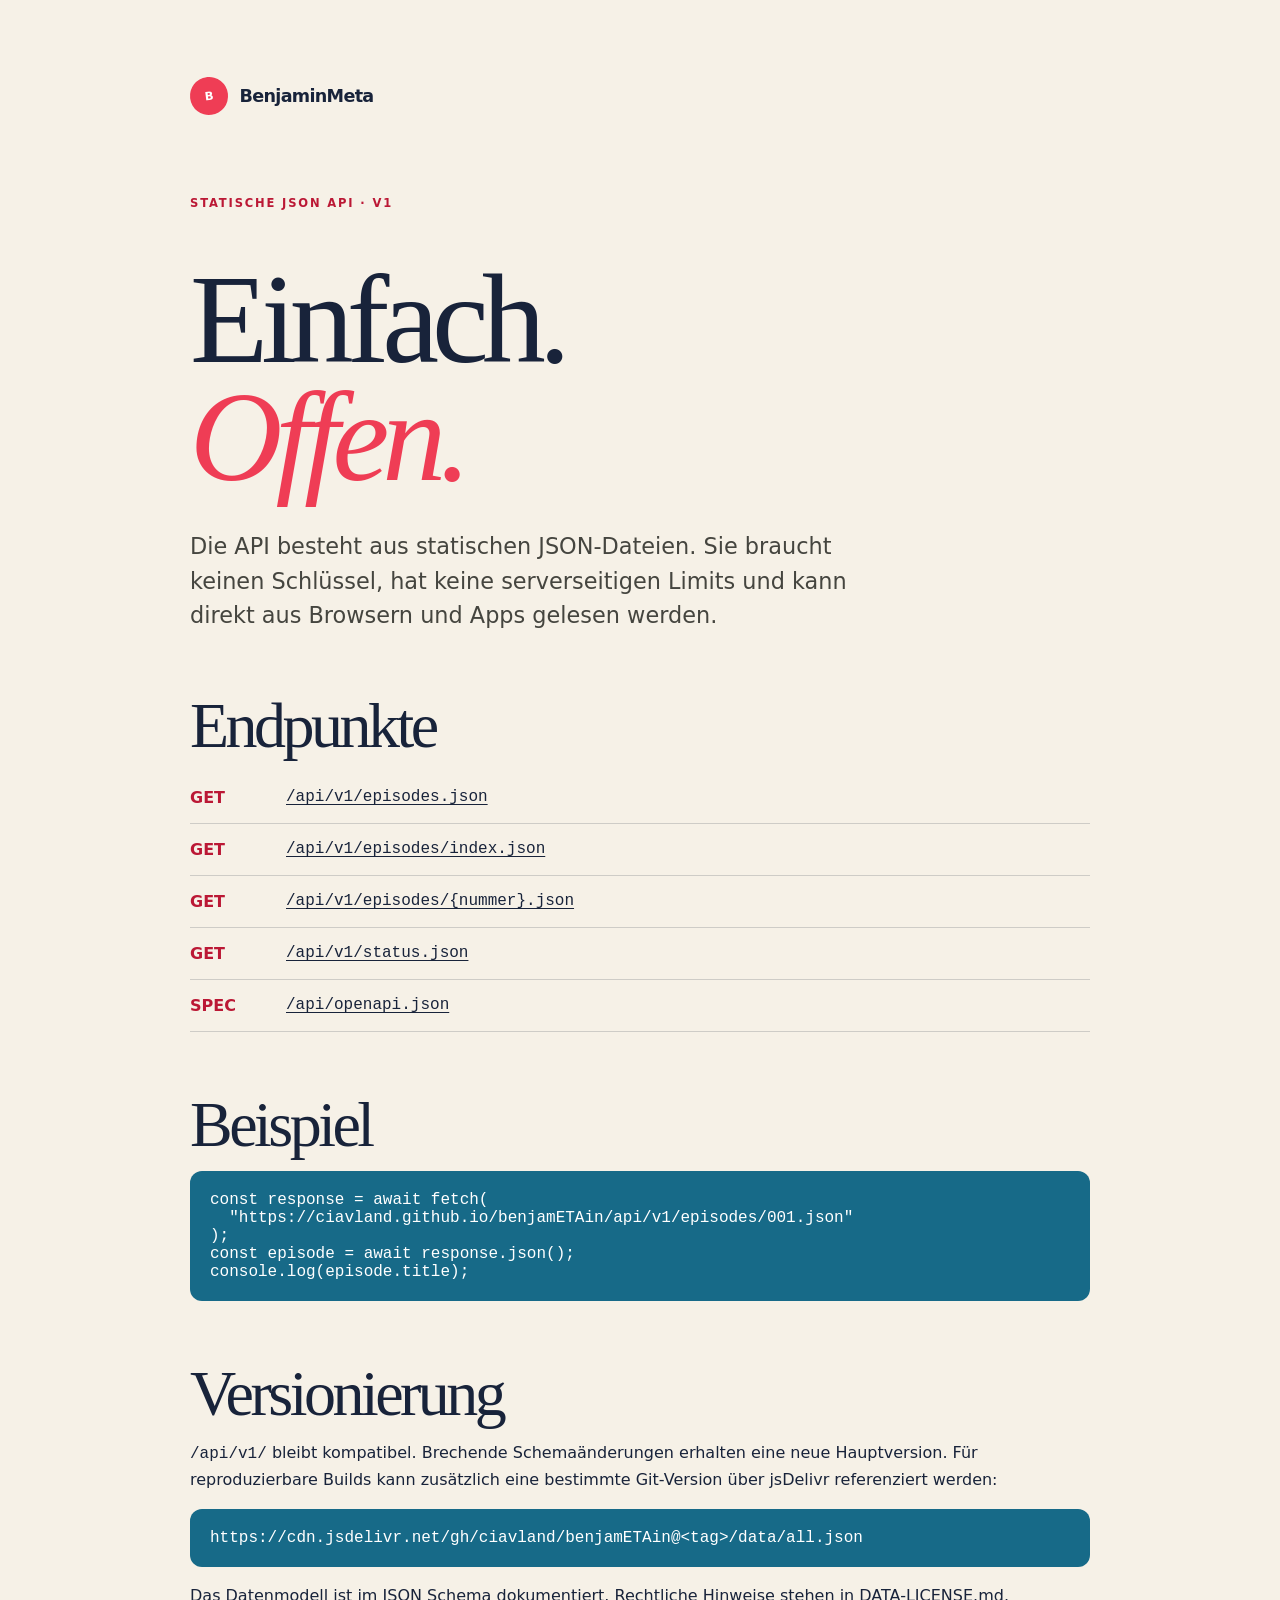
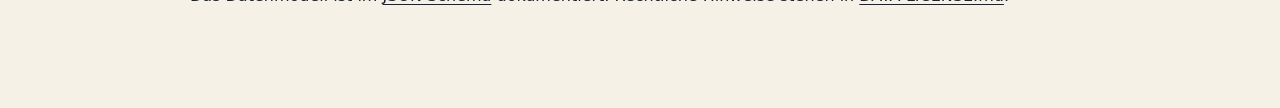
<file: web/api/index.html>
<!doctype html>
<html lang="de">
  <head>
    <meta charset="utf-8">
    <meta name="viewport" content="width=device-width, initial-scale=1">
    <link rel="stylesheet" href="../styles.css">
    <link rel="icon" href="../icon.svg" type="image/svg+xml">
    <title>BenjaminMeta API</title>
    <style>
      body { padding: clamp(1.25rem, 6vw, 6rem); }
      main { max-width: 900px; margin: auto; }
      h1 { margin: 3rem 0 1.5rem; font-size: clamp(4rem, 12vw, 8rem); }
      h2 { margin: 4rem 0 1rem; font-size: clamp(2.5rem, 6vw, 4rem); }
      p, li { line-height: 1.65; }
      pre { overflow: auto; padding: 1.25rem; border-radius: .75rem; background: var(--green); color: white; }
      code { font-family: ui-monospace, SFMono-Regular, monospace; }
      .endpoint { display: grid; grid-template-columns: 5rem 1fr; gap: 1rem; padding: 1rem 0; border-bottom: 1px solid var(--line); }
      .method { color: var(--red-dark); font-weight: 850; }
    </style>
  </head>
  <body>
    <main>
      <a class="brand" href="../"><span class="brand-mark">B</span><span>BenjaminMeta</span></a>
      <p class="eyebrow" style="margin-top:5rem">Statische JSON API · v1</p>
      <h1>Einfach.<br><em>Offen.</em></h1>
      <p class="lede">Die API besteht aus statischen JSON-Dateien. Sie braucht keinen Schlüssel, hat keine serverseitigen Limits und kann direkt aus Browsern und Apps gelesen werden.</p>

      <h2>Endpunkte</h2>
      <div class="endpoint"><span class="method">GET</span><code><a href="./v1/episodes.json">/api/v1/episodes.json</a></code></div>
      <div class="endpoint"><span class="method">GET</span><code><a href="./v1/episodes/index.json">/api/v1/episodes/index.json</a></code></div>
      <div class="endpoint"><span class="method">GET</span><code><a href="./v1/episodes/001.json">/api/v1/episodes/{nummer}.json</a></code></div>
      <div class="endpoint"><span class="method">GET</span><code><a href="./v1/status.json">/api/v1/status.json</a></code></div>
      <div class="endpoint"><span class="method">SPEC</span><code><a href="./openapi.json">/api/openapi.json</a></code></div>

      <h2>Beispiel</h2>
      <pre><code>const response = await fetch(
  "https://ciavland.github.io/benjamETAin/api/v1/episodes/001.json"
);
const episode = await response.json();
console.log(episode.title);</code></pre>

      <h2>Versionierung</h2>
      <p><code>/api/v1/</code> bleibt kompatibel. Brechende Schemaänderungen erhalten eine neue Hauptversion. Für reproduzierbare Builds kann zusätzlich eine bestimmte Git-Version über jsDelivr referenziert werden:</p>
      <pre><code>https://cdn.jsdelivr.net/gh/ciavland/benjamETAin@&lt;tag&gt;/data/all.json</code></pre>
      <p>Das Datenmodell ist im <a href="../schema/episode.schema.json">JSON Schema</a> dokumentiert. Rechtliche Hinweise stehen in <a href="../DATA-LICENSE.md">DATA-LICENSE.md</a>.</p>
    </main>
  </body>
</html>
</file>
<file: web/styles.css>
:root {
  --paper: #f6f1e7;
  --ink: #18233a;
  --muted: #6d6b69;
  --red: #ef3d55;
  --red-dark: #bb1835;
  --yellow: #ffd34e;
  --green: #176a88;
  --line: color-mix(in srgb, var(--ink) 18%, transparent);
  --shadow: 0 20px 60px rgb(42 30 17 / 12%);
  color-scheme: light;
  font-family: Inter, ui-sans-serif, system-ui, -apple-system, BlinkMacSystemFont, "Segoe UI", sans-serif;
  background: var(--paper);
  color: var(--ink);
}

* { box-sizing: border-box; }
html { scroll-behavior: smooth; }
body { margin: 0; min-width: 320px; background: var(--paper); }
a { color: inherit; text-underline-offset: .2em; }
button, input, select { font: inherit; }
button, select { cursor: pointer; }
.sr-only { position: absolute; width: 1px; height: 1px; padding: 0; margin: -1px; overflow: hidden; clip: rect(0,0,0,0); white-space: nowrap; border: 0; }

.hero { min-height: 88vh; padding: 1.25rem clamp(1.25rem, 4vw, 5rem) 0; border-bottom: 1px solid var(--line); background-image: radial-gradient(circle at 85% 20%, rgb(255 211 78 / 38%), transparent 24%), linear-gradient(115deg, transparent 55%, rgb(23 106 136 / 8%) 55%); overflow: hidden; }
nav { max-width: 1440px; margin: auto; display: flex; align-items: center; justify-content: space-between; gap: 2rem; }
.brand { display: flex; align-items: center; gap: .75rem; font-weight: 850; letter-spacing: -.04em; text-decoration: none; font-size: 1.1rem; }
.brand-mark { display: grid; place-items: center; width: 2.35rem; aspect-ratio: 1; background: var(--red); color: white; border-radius: 50%; font-size: .72rem; letter-spacing: -.06em; transform: rotate(-7deg); }
.nav-links { display: flex; gap: clamp(1rem, 3vw, 2.5rem); font-size: .85rem; font-weight: 700; }
.nav-links a { text-decoration: none; }
.nav-links a:hover { color: var(--red); }

.hero-grid { max-width: 1440px; margin: clamp(4rem, 10vh, 8rem) auto 5rem; display: grid; grid-template-columns: minmax(0, 1fr) minmax(320px, .72fr); align-items: center; gap: clamp(3rem, 8vw, 8rem); }
.eyebrow { margin: 0 0 1rem; color: var(--red-dark); font-weight: 850; font-size: .72rem; letter-spacing: .16em; text-transform: uppercase; }
h1, h2, h3 { margin: 0; font-family: Georgia, "Times New Roman", serif; font-weight: 500; letter-spacing: -.055em; line-height: .92; }
h1 { font-size: clamp(4.5rem, 10vw, 9.2rem); }
h1 em { color: var(--red); font-weight: inherit; }
.lede { max-width: 660px; margin: 2rem 0; font-size: clamp(1.1rem, 2vw, 1.4rem); line-height: 1.55; color: #45453f; }
.primary-action { display: inline-flex; align-items: center; gap: 2rem; padding: 1rem 1.25rem; background: var(--ink); color: white; border-radius: 999px; text-decoration: none; font-weight: 750; }
.primary-action:hover { background: var(--red); }

.cassette { position: relative; width: min(100%, 560px); aspect-ratio: 1.55; padding: 8%; background: var(--green); border: 8px solid var(--ink); border-radius: 1.75rem; transform: rotate(4deg); box-shadow: 18px 22px 0 var(--yellow), var(--shadow); }
.cassette::before, .cassette::after { content: ""; position: absolute; width: 12px; aspect-ratio: 1; border-radius: 50%; background: var(--ink); top: 16px; }
.cassette::before { left: 18px; } .cassette::after { right: 18px; }
.cassette-label { height: 50%; padding: 7%; display: grid; grid-template-columns: auto 1fr; align-content: center; gap: .25rem 1rem; background: var(--paper); border-radius: .6rem; transform: rotate(-2deg); }
.cassette-label span { color: var(--red); font: 900 clamp(1.6rem, 4vw, 3rem)/1 sans-serif; }
.cassette-label strong { align-self: end; font-size: clamp(1rem, 2vw, 1.5rem); letter-spacing: .1em; }
.cassette-label small { grid-column: 1 / -1; border-top: 2px solid var(--ink); padding-top: .4rem; font: 700 .62rem/1 sans-serif; letter-spacing: .12em; }
.tape-window { position: absolute; left: 28%; right: 28%; bottom: 16%; height: 23%; display: flex; align-items: center; justify-content: space-between; padding: 4%; background: #d7cfc0; border: 5px solid var(--ink); border-radius: 999px; }
.tape-window i { width: 35%; aspect-ratio: 1; border: 8px dashed var(--ink); border-radius: 50%; background: var(--paper); }
.cassette-line { position: absolute; bottom: 6%; left: 18%; right: 18%; border-bottom: 4px solid var(--ink); }

.stats { max-width: 1440px; margin: auto; display: grid; grid-template-columns: repeat(4, 1fr); border: 1px solid var(--line); border-bottom: 0; }
.stats div { min-height: 7rem; padding: 1.5rem; border-right: 1px solid var(--line); }
.stats div:last-child { border: 0; }
.stats dt { font: 500 clamp(2rem, 4vw, 3.5rem)/1 Georgia, serif; letter-spacing: -.05em; }
.stats dd { margin: .5rem 0 0; color: var(--muted); font-size: .76rem; font-weight: 750; text-transform: uppercase; letter-spacing: .08em; }

.catalogue { max-width: 1440px; margin: auto; padding: clamp(5rem, 10vw, 9rem) clamp(1.25rem, 4vw, 5rem); }
.section-heading { display: flex; align-items: end; justify-content: space-between; gap: 2rem; margin-bottom: 2.5rem; }
h2 { font-size: clamp(3rem, 7vw, 6.5rem); }
.section-heading > p { color: var(--muted); font-weight: 700; white-space: nowrap; }
.search-panel { position: sticky; top: .75rem; z-index: 5; display: grid; grid-template-columns: minmax(260px, 1fr) auto auto auto; gap: .75rem; padding: .75rem; background: rgb(246 241 231 / 90%); border: 1px solid var(--line); border-radius: 1rem; box-shadow: var(--shadow); backdrop-filter: blur(18px); }
.search-panel label { min-width: 10rem; }
.search-field { position: relative; display: flex; align-items: center; }
.search-field svg { position: absolute; left: 1rem; width: 1.1rem; fill: none; stroke: currentColor; stroke-width: 2; }
.search-field input { width: 100%; height: 100%; min-height: 3.25rem; padding: .8rem 3rem; border: 0; border-radius: .65rem; background: white; outline: 0; }
.search-field input:focus { box-shadow: 0 0 0 3px var(--yellow); }
kbd { position: absolute; right: 1rem; padding: .15rem .4rem; border: 1px solid var(--line); border-radius: .25rem; color: var(--muted); background: var(--paper); }
.filter-label { display: block; margin: .15rem .6rem .25rem; color: var(--muted); font-size: .62rem; font-weight: 800; letter-spacing: .08em; text-transform: uppercase; }
select { min-width: 10rem; border: 0; background: transparent; font-weight: 700; }
#reset { border: 0; padding: 0 1rem; background: transparent; color: var(--red-dark); font-weight: 750; }

.results { display: grid; grid-template-columns: repeat(2, minmax(0, 1fr)); gap: 0 2rem; margin-top: 3rem; border-top: 1px solid var(--ink); }
.episode-card { width: 100%; min-height: 7rem; display: grid; grid-template-columns: 4.8rem 1fr auto; gap: 1rem; align-items: center; padding: 1rem .25rem; border: 0; border-bottom: 1px solid var(--line); background: transparent; color: inherit; text-align: left; }
.episode-card:hover { background: color-mix(in srgb, var(--yellow) 28%, transparent); }
.episode-number { color: var(--red); font: 500 1.7rem/1 Georgia, serif; }
.episode-copy { display: grid; gap: .45rem; min-width: 0; }
.episode-copy strong { font-size: 1rem; white-space: nowrap; overflow: hidden; text-overflow: ellipsis; }
.episode-copy small { color: var(--muted); }
.episode-arrow { font-size: 1.2rem; }
.empty { padding: 5rem; text-align: center; border-bottom: 1px solid var(--line); }
.empty strong { font: 500 2rem Georgia, serif; }

.api-teaser { display: grid; grid-template-columns: 1fr 1fr; gap: 8vw; padding: clamp(5rem, 10vw, 9rem) max(1.25rem, calc((100vw - 1280px) / 2)); background: var(--green); color: white; }
.api-teaser p:not(.eyebrow) { max-width: 42rem; color: #cbd9d3; font-size: 1.15rem; line-height: 1.6; }
.api-teaser .eyebrow { color: var(--yellow); }
.code-card { align-self: center; padding: 1.5rem; border: 1px solid rgb(255 255 255 / 25%); border-radius: 1rem; background: rgb(0 0 0 / 18%); box-shadow: var(--shadow); overflow: hidden; }
.code-bar { display: flex; justify-content: space-between; margin-bottom: 2rem; color: var(--yellow); font-size: .72rem; font-weight: 850; letter-spacing: .12em; }
.code-bar button { border: 0; color: white; background: transparent; }
.code-card code { display: block; margin-bottom: 2rem; color: #e8f4ef; font: 500 clamp(.8rem, 1.6vw, 1.05rem)/1.6 ui-monospace, SFMono-Regular, monospace; overflow-wrap: anywhere; }
.code-card a { color: var(--yellow); font-weight: 750; }

footer { display: flex; justify-content: space-between; gap: 2rem; padding: 2rem clamp(1.25rem, 4vw, 5rem); background: var(--ink); color: #bbb9b0; font-size: .78rem; }

dialog { width: min(760px, calc(100% - 2rem)); max-height: calc(100% - 2rem); padding: 0; border: 0; border-radius: 1.25rem; background: var(--paper); color: var(--ink); box-shadow: 0 30px 100px rgb(0 0 0 / 45%); }
dialog::backdrop { background: rgb(12 21 18 / 72%); backdrop-filter: blur(5px); }
.dialog-close { position: sticky; z-index: 2; top: 1rem; float: right; margin: 1rem; width: 2.6rem; aspect-ratio: 1; border: 0; border-radius: 50%; background: var(--ink); color: white; font-size: 1.5rem; }
#episode-detail { padding: clamp(2rem, 6vw, 4.5rem); }
.detail-number { color: var(--red); font-weight: 850; letter-spacing: .12em; text-transform: uppercase; }
#episode-detail h2 { margin: .7rem 0 1rem; font-size: clamp(2.5rem, 8vw, 5rem); }
.detail-meta { display: flex; flex-wrap: wrap; gap: .5rem; margin-bottom: 2rem; }
.pill { padding: .45rem .7rem; border: 1px solid var(--line); border-radius: 999px; font-size: .76rem; font-weight: 750; }
.detail-description { font: 1.08rem/1.7 Georgia, serif; }
.detail-section { margin-top: 2.5rem; }
.detail-section h3 { margin-bottom: 1rem; font: 700 .75rem/1 sans-serif; letter-spacing: .12em; text-transform: uppercase; }
.detail-list { display: grid; grid-template-columns: repeat(2, minmax(0, 1fr)); gap: .55rem 1.5rem; margin: 0; }
.detail-list div { padding-bottom: .55rem; border-bottom: 1px solid var(--line); }
.detail-list dt { color: var(--muted); font-size: .72rem; }
.detail-list dd { margin: .2rem 0 0; font-weight: 700; }
.detail-links { display: flex; flex-wrap: wrap; gap: .6rem; margin-top: 2.5rem; }
.detail-links a { padding: .7rem .9rem; border-radius: .5rem; background: var(--ink); color: white; font-size: .78rem; font-weight: 750; text-decoration: none; }

@media (max-width: 900px) {
  .hero { min-height: 0; }
  .hero-grid { grid-template-columns: 1fr; }
  .cassette { width: min(88%, 520px); margin: 0 auto; }
  .stats { grid-template-columns: repeat(2, 1fr); }
  .stats div:nth-child(2) { border-right: 0; }
  .stats div:nth-child(-n+2) { border-bottom: 1px solid var(--line); }
  .search-panel { grid-template-columns: 1fr 1fr; }
  .search-field { grid-column: 1 / -1; }
  .api-teaser { grid-template-columns: 1fr; }
}

@media (max-width: 640px) {
  .nav-links a:first-child { display: none; }
  h1 { font-size: clamp(4rem, 22vw, 6rem); }
  .results { grid-template-columns: 1fr; }
  .section-heading { display: block; }
  .section-heading > p { margin-top: 1rem; }
  .search-panel { position: relative; top: auto; grid-template-columns: 1fr; }
  .search-field { grid-column: auto; }
  .search-panel label, select { width: 100%; }
  #reset { min-height: 2.5rem; }
  footer { display: block; }
  .detail-list { grid-template-columns: 1fr; }
}

@media (prefers-reduced-motion: reduce) {
  html { scroll-behavior: auto; }
  *, *::before, *::after { transition: none !important; animation: none !important; }
}
</file>
